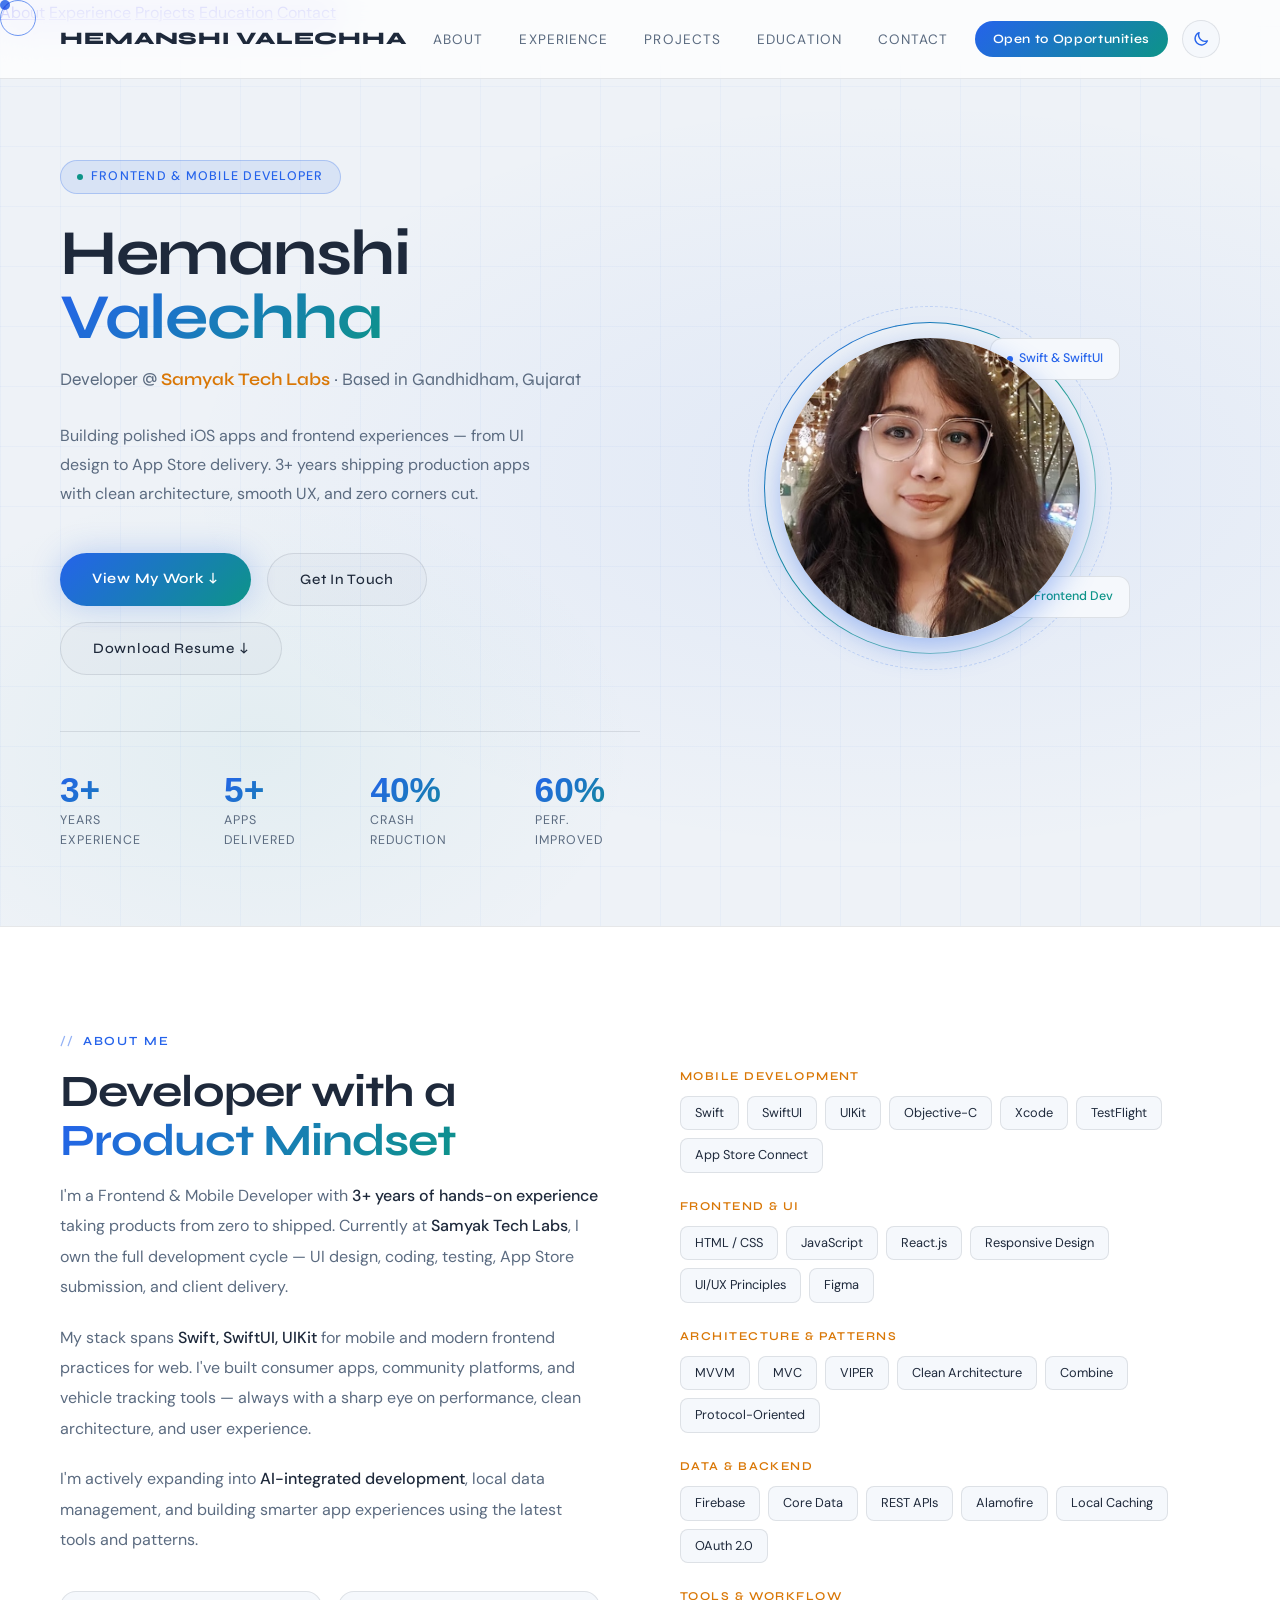
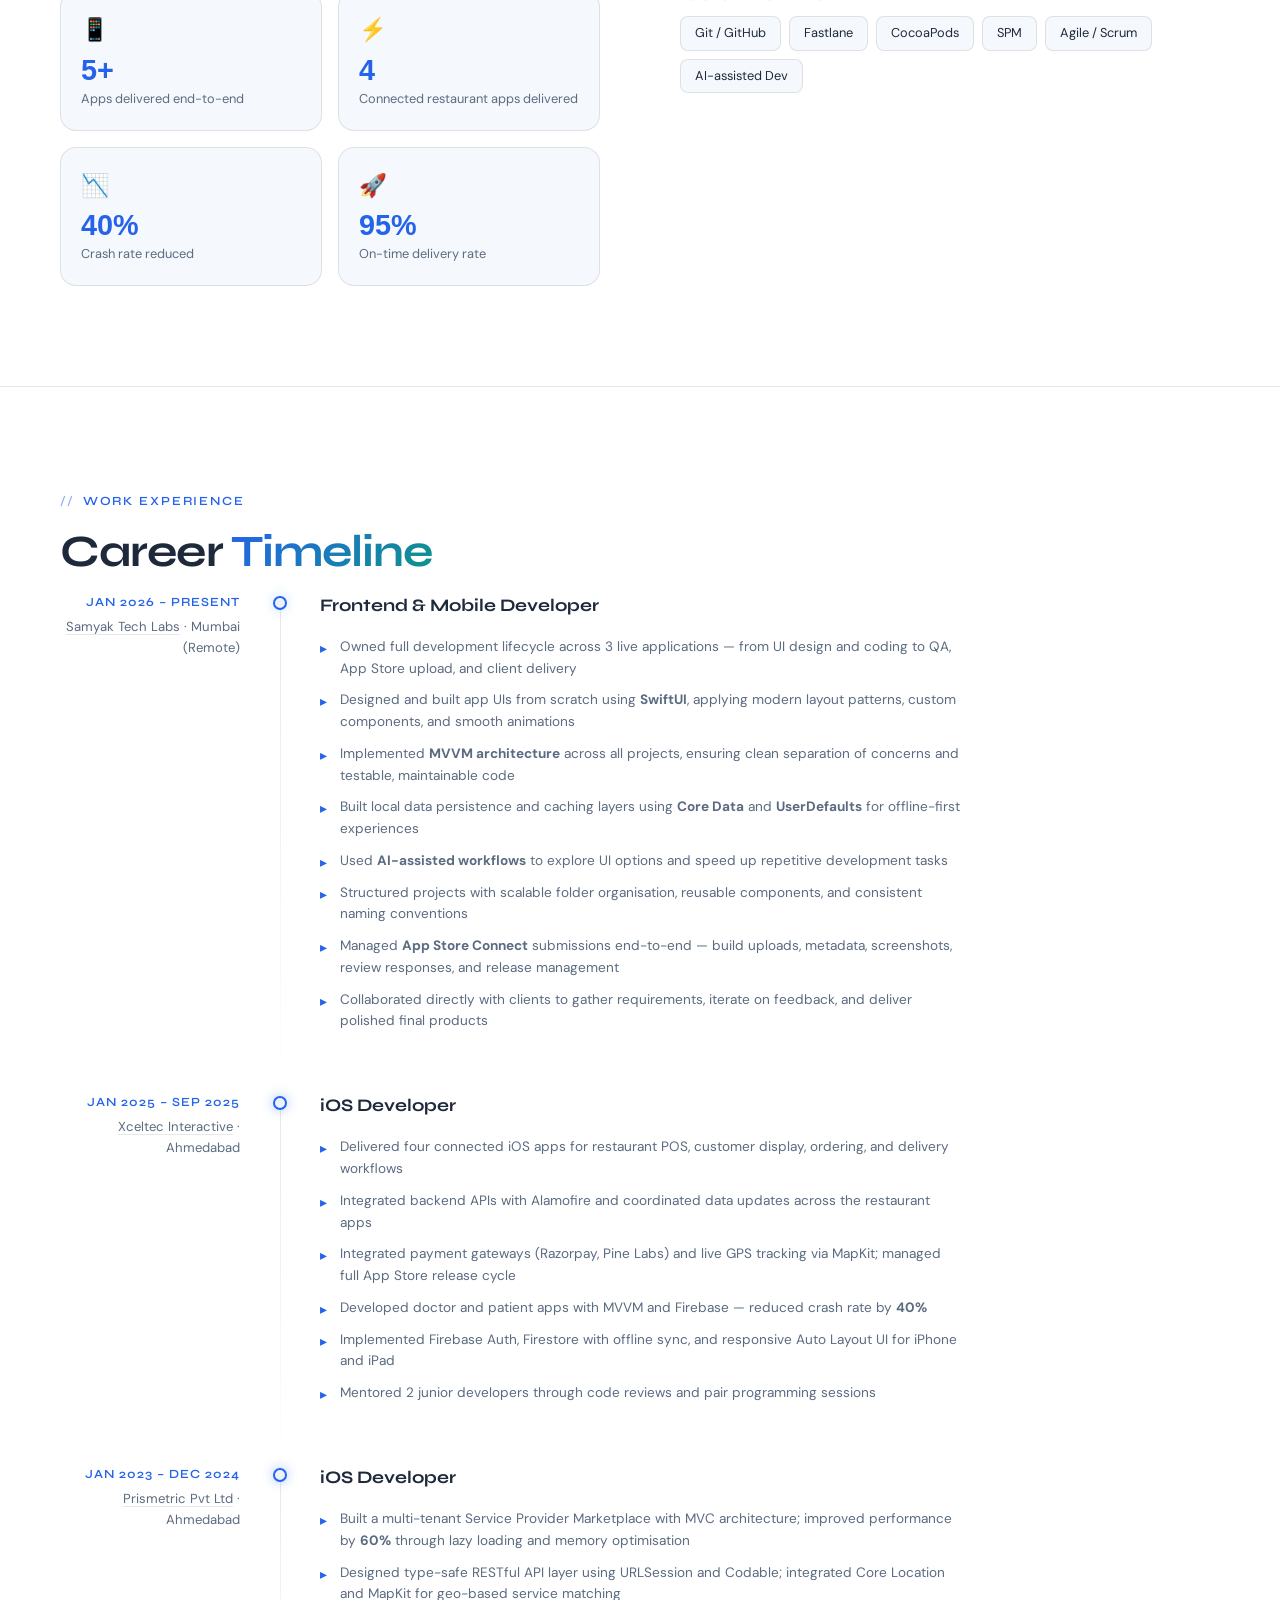
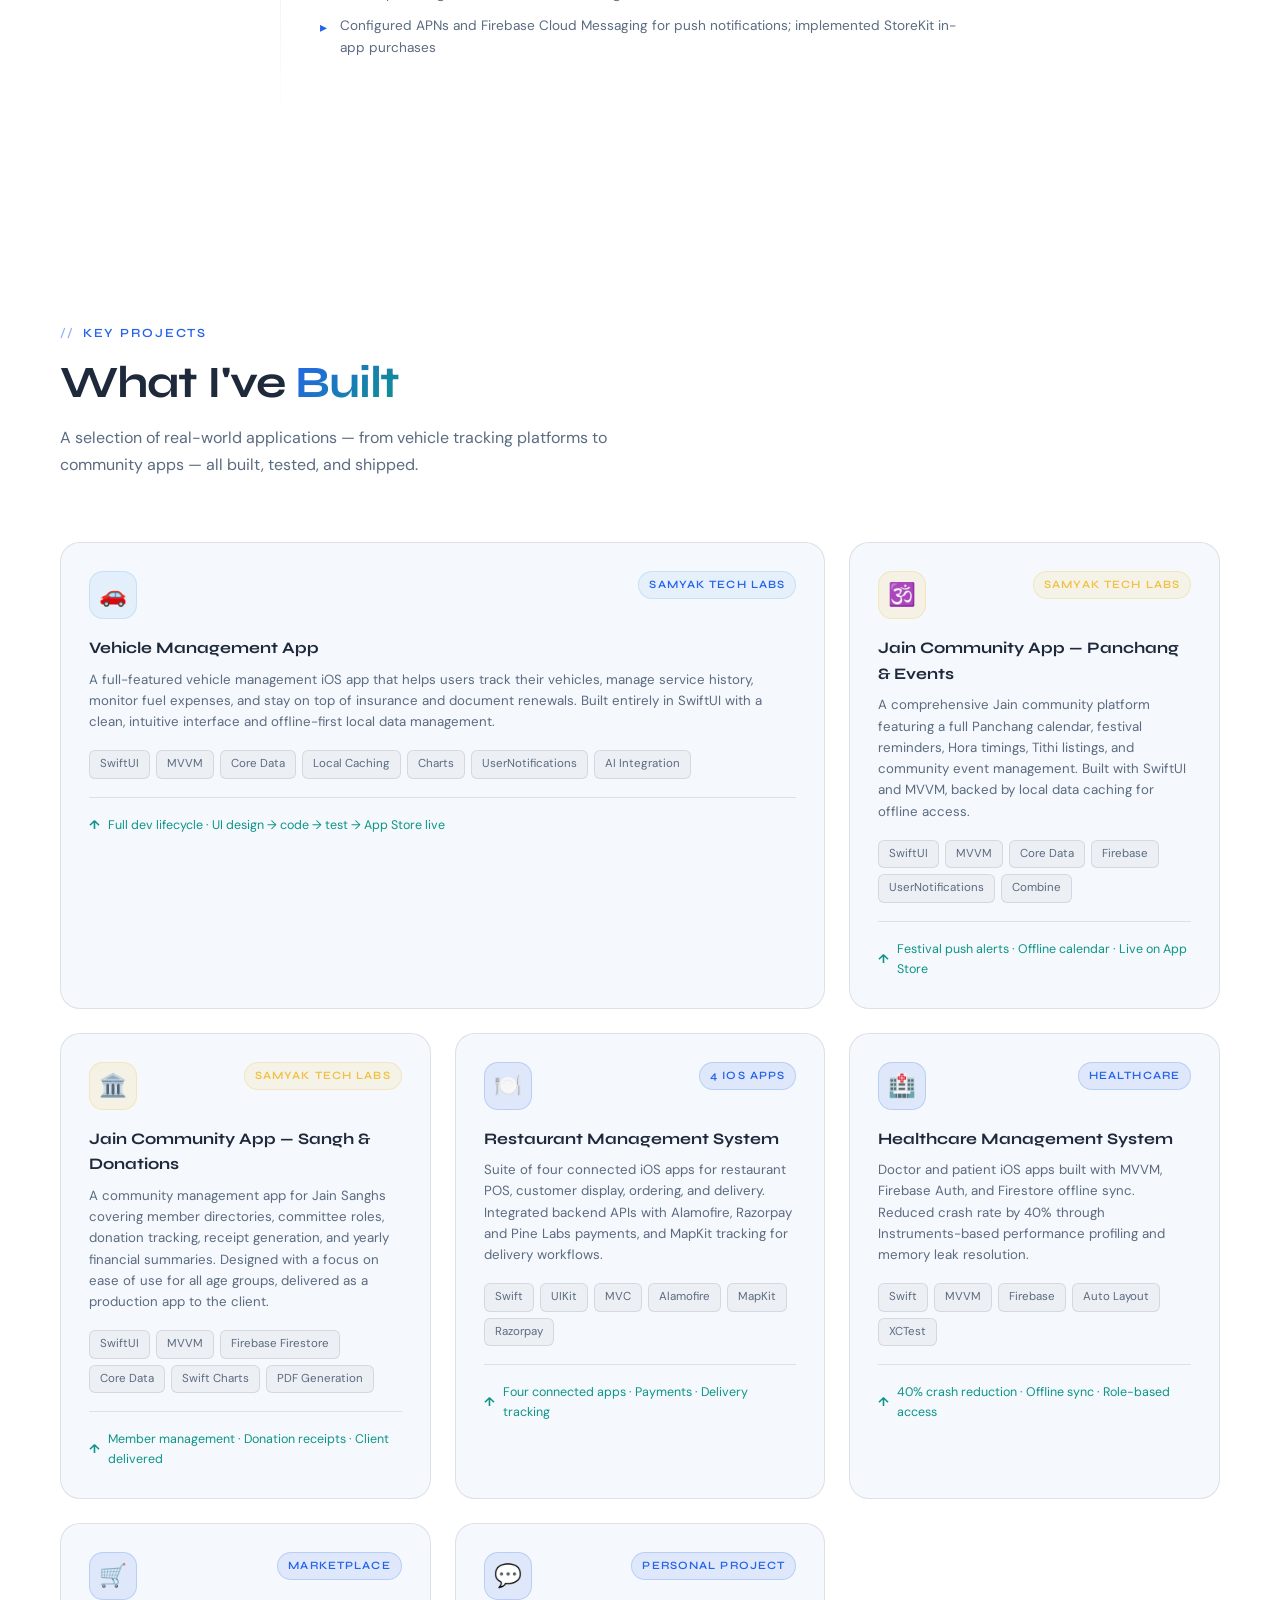
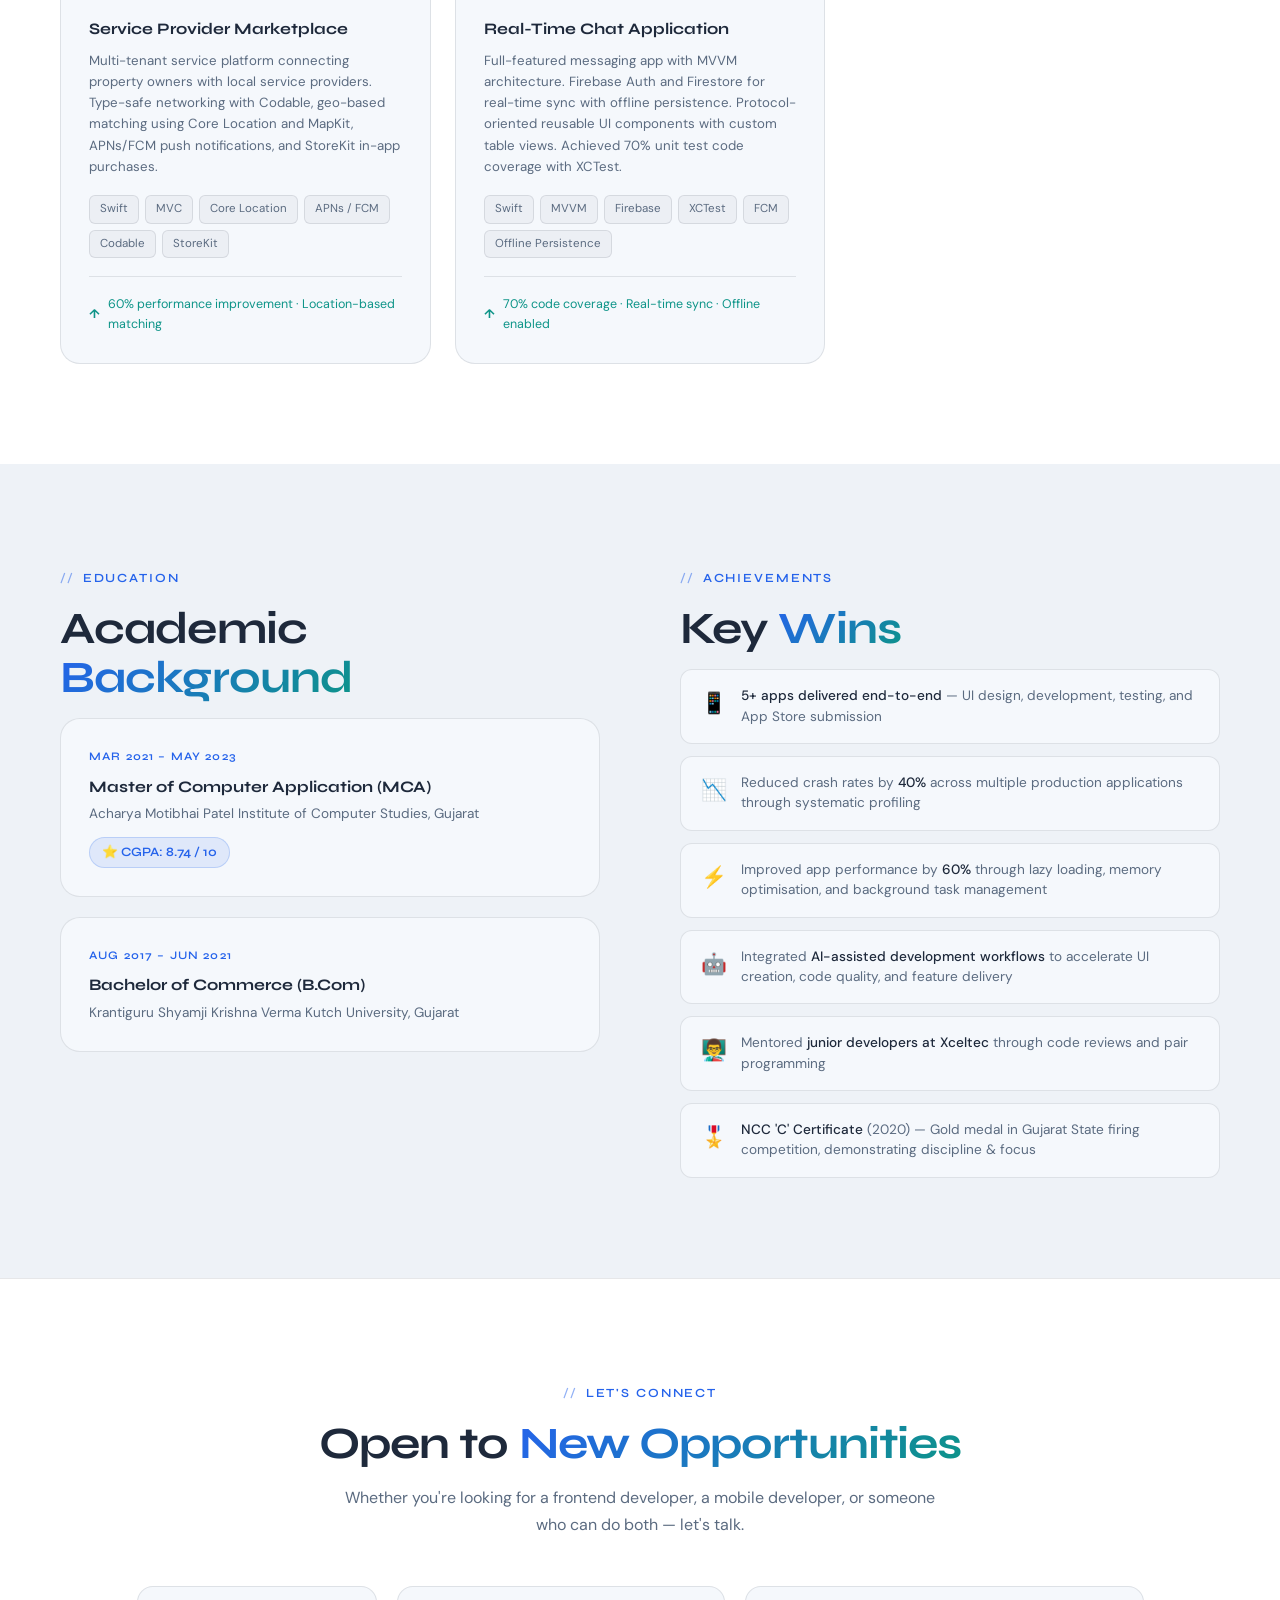
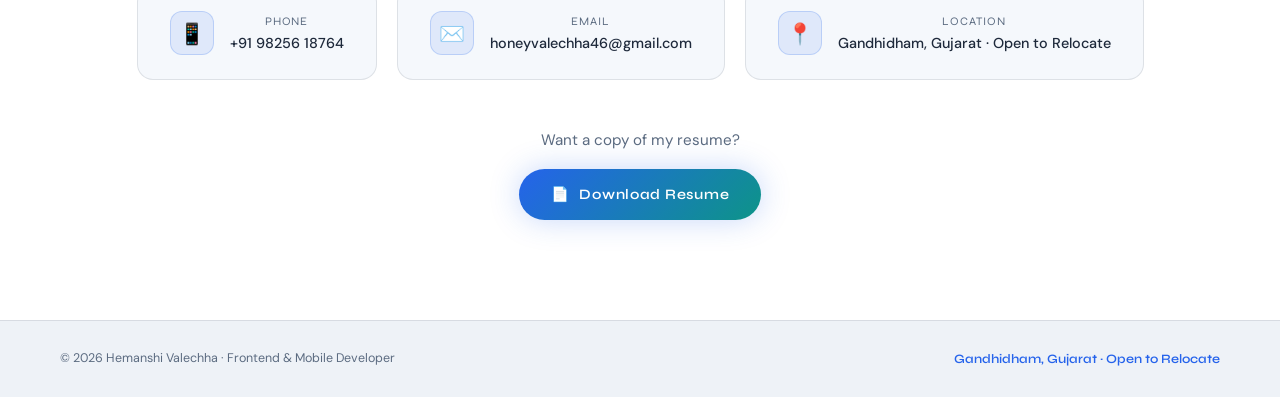
<file: index.html>
<!DOCTYPE html>
<html lang="en">

<head>
  <meta charset="UTF-8">
  <meta name="viewport" content="width=device-width, initial-scale=1.0">
  <title>Hemanshi Valechha — Frontend Developer</title>
  <script>
    try {
      const savedTheme = localStorage.getItem('portfolio-theme');
      document.documentElement.dataset.theme = savedTheme === 'light' || savedTheme === 'dark'
        ? savedTheme
        : (matchMedia('(prefers-color-scheme: light)').matches ? 'light' : 'dark');
    } catch (_) {
      document.documentElement.dataset.theme = matchMedia('(prefers-color-scheme: light)').matches ? 'light' : 'dark';
    }
  </script>
  <link
    href="https://fonts.googleapis.com/css2?family=Clash+Display:wght@400;500;600;700&family=Syne:wght@400;500;600;700;800&family=DM+Sans:ital,opsz,wght@0,9..40,300;0,9..40,400;0,9..40,500;1,9..40,300&display=swap"
    rel="stylesheet">
  <link rel="stylesheet" href="style.css">
</head>

<body>

  <!-- Persistent App UI -->
  <div class="cursor" id="cursor"></div>
  <div class="cursor-ring" id="cursorRing"></div>
  <button class="scroll-top" id="scrollTop" type="button" aria-label="Back to top" title="Back to top">
    <svg viewBox="0 0 24 24" fill="none" stroke="currentColor" stroke-width="2" stroke-linecap="round" stroke-linejoin="round" aria-hidden="true"><path d="m5 14 7-7 7 7"/><path d="M12 7v14"/></svg>
  </button>

  <!-- Dynamic Section Components -->
  <script src="components/nav.js"></script>
  <script src="components/hero.js"></script>
  <script src="components/about.js"></script>
  <script src="components/experience.js"></script>
  <script src="components/projects.js"></script>
  <script src="components/education.js"></script>
  <script src="components/contact.js"></script>
  <script src="components/footer.js"></script>

  <!-- Main Interactions -->
  <script src="js/main.js"></script>
</body>

</html>
</file>
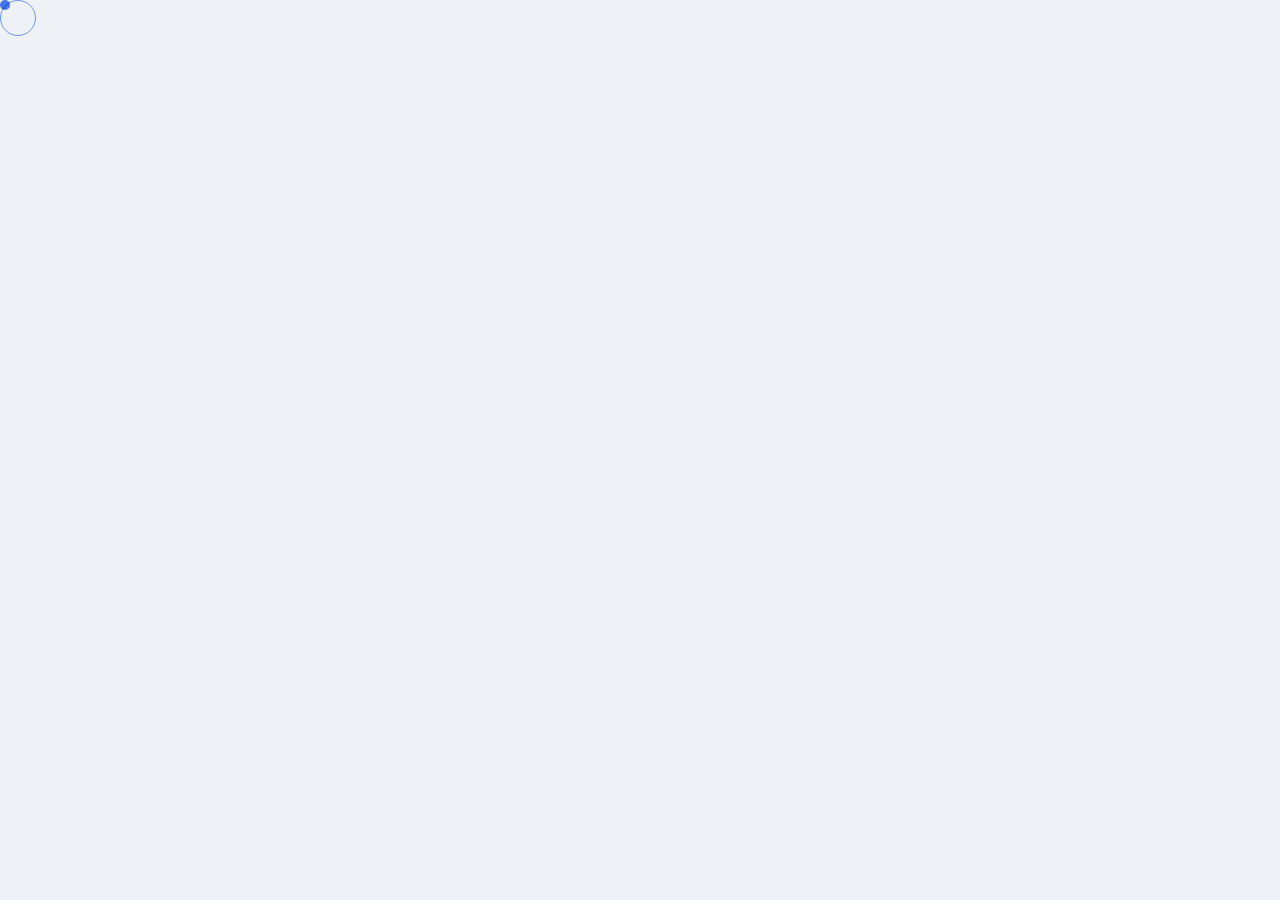
<file: hemanshi_portfolio.html>
<!DOCTYPE html>
<html lang="en">
<head>
  <meta charset="UTF-8">
  <meta name="viewport" content="width=device-width, initial-scale=1.0">
  <meta http-equiv="refresh" content="0; url=index.html">
  <title>Hemanshi Valechha — Portfolio</title>
  <link rel="canonical" href="index.html">
</head>
<body>
  <p>The portfolio has moved to <a href="index.html">the home page</a>.</p>
</body>
</html>
</file>
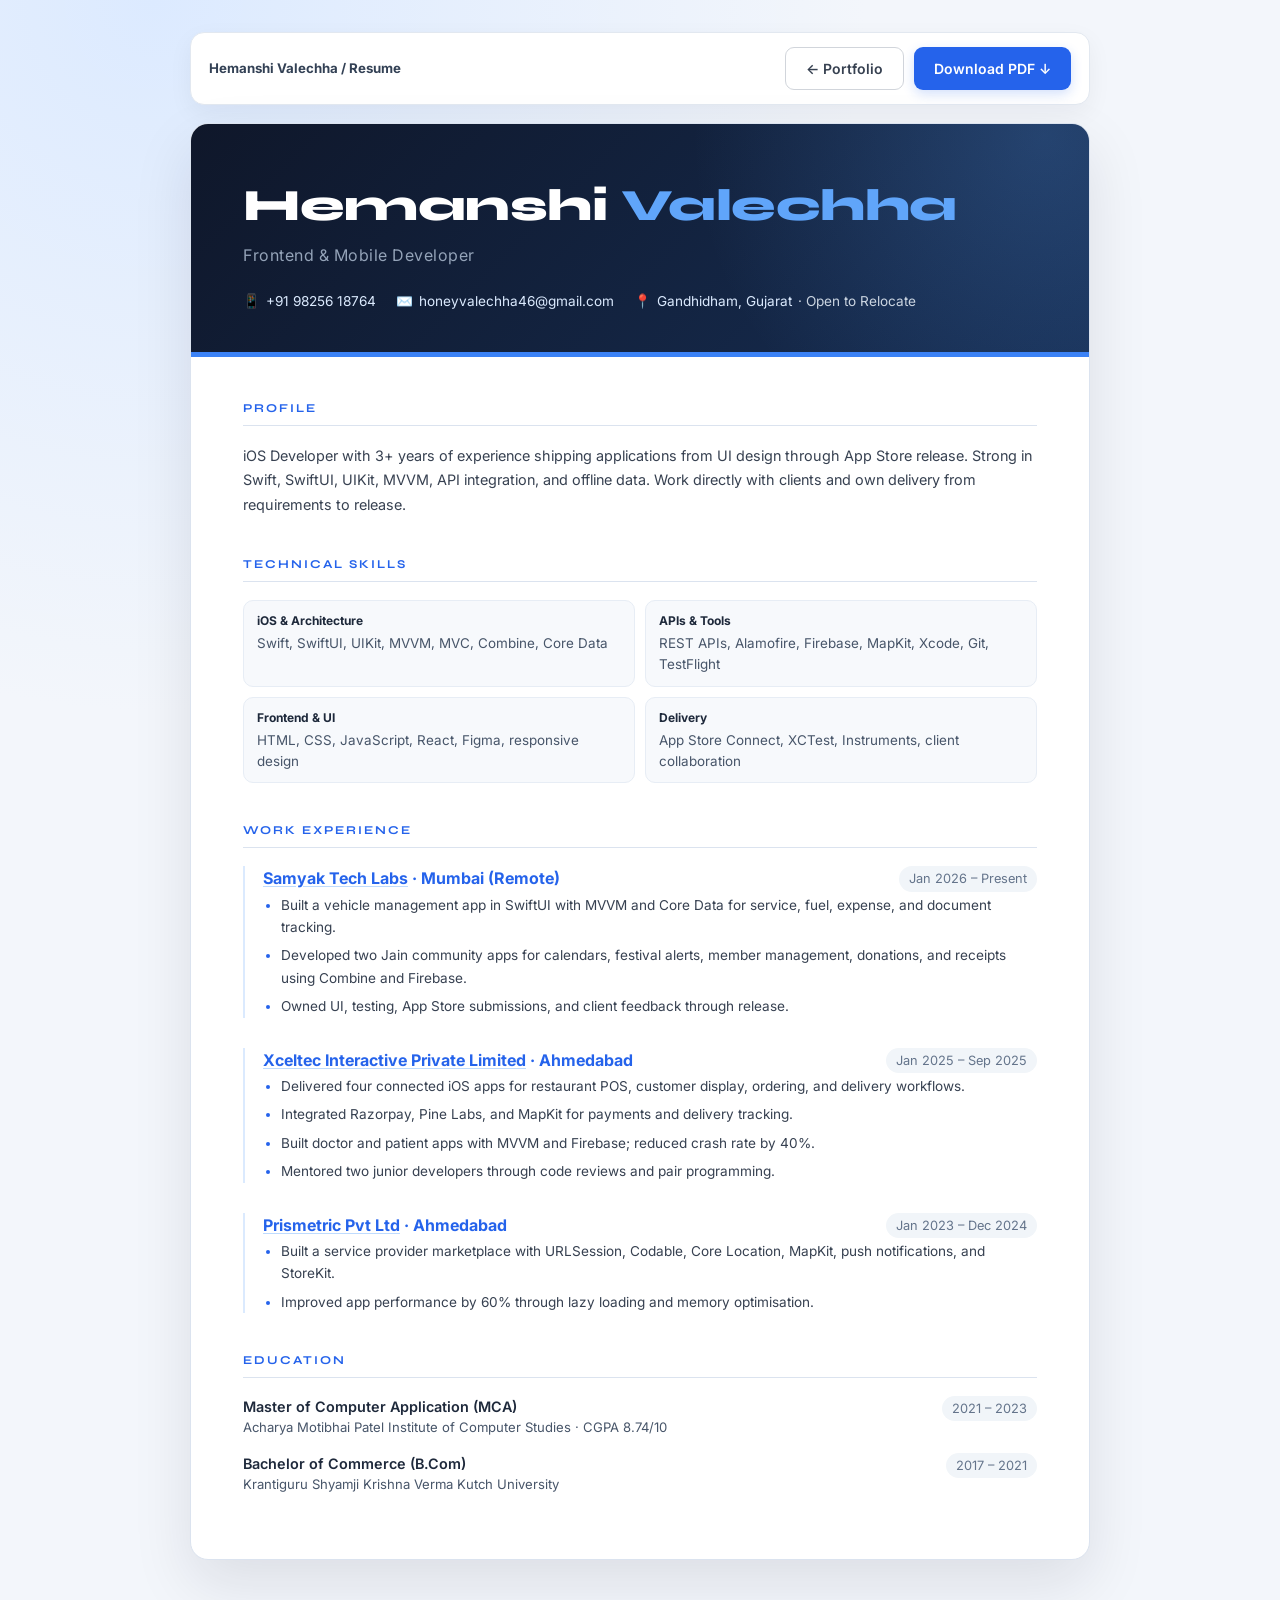
<file: resume/hemanshi_valechha_resume.html>
<!DOCTYPE html>
<html lang="en">
<head>
  <meta charset="UTF-8">
  <meta name="viewport" content="width=device-width, initial-scale=1.0">
  <meta name="description" content="Resume of Hemanshi Valechha, Frontend and Mobile Developer.">
  <title>Hemanshi Valechha — Resume</title>
  <link href="https://fonts.googleapis.com/css2?family=Inter:wght@300;400;500;600;700&family=Syne:wght@600;700;800&display=swap" rel="stylesheet">
  <style>
    * { margin: 0; padding: 0; box-sizing: border-box; }

    body {
      font-family: 'Inter', sans-serif;
      background: radial-gradient(circle at 12% 0%, #dceaff 0, transparent 36%), #f3f6fb;
      padding: 32px 20px 64px;
      color: #1a202c;
      line-height: 1.5;
    }

    .no-print {
      max-width: 900px;
      margin: 0 auto 18px;
      display: flex;
      gap: 12px;
      align-items: center;
      justify-content: space-between;
      flex-wrap: wrap;
      padding: 14px 18px;
      background: #fff;
      border: 1px solid #e2e8f0;
      border-radius: 14px;
      box-shadow: 0 8px 24px rgba(15,23,42,0.05);
    }
    .toolbar-title { font-size: 0.83rem; font-weight: 700; color: #334155; }
    .toolbar-actions { display: flex; flex-wrap: wrap; gap: 10px; }

    .btn {
      display: inline-flex;
      align-items: center;
      gap: 8px;
      padding: 10px 20px;
      border-radius: 9px;
      font-size: 14px;
      font-weight: 600;
      cursor: pointer;
      border: none;
      text-decoration: none;
      transition: background 0.2s, transform 0.2s, box-shadow 0.2s;
    }
    .btn:hover { transform: translateY(-2px); }
    .btn:focus-visible { outline: 3px solid #93c5fd; outline-offset: 2px; }
    .btn-primary { background: #2563eb; color: #fff; box-shadow: 0 4px 12px rgba(37,99,235,0.2); }
    .btn-primary:hover { background: #1d4ed8; box-shadow: 0 6px 18px rgba(37,99,235,0.25); }
    .btn-secondary { background: #fff; color: #374151; border: 1px solid #d1d5db; }
    .btn-secondary:hover { background: #f9fafb; }

    .resume {
      max-width: 900px;
      margin: 0 auto;
      background: #fff;
      border-radius: 18px;
      border: 1px solid #dbe3ef;
      box-shadow: 0 24px 60px rgba(15,23,42,0.10);
      overflow: hidden;
    }

    /* ---- HEADER ---- */
    .resume-header {
      background: radial-gradient(circle at 95% 5%, rgba(96,165,250,0.22), transparent 40%), linear-gradient(135deg, #0f172a, #162d52);
      color: #fff;
      padding: 48px 52px 40px;
      border-bottom: 5px solid #3b82f6;
    }
    .resume-header h1 {
      font-family: 'Syne', sans-serif;
      font-size: clamp(2rem, 5vw, 2.8rem);
      font-weight: 800;
      letter-spacing: -0.5px;
      margin-bottom: 4px;
    }
    .resume-header h1 span { color: #60a5fa; }
    .resume-header .title {
      font-size: 1rem;
      color: #94a3b8;
      font-weight: 400;
      margin-bottom: 24px;
      letter-spacing: 0.5px;
    }
    .contact-row {
      display: flex;
      flex-wrap: wrap;
      gap: 10px 20px;
      font-size: 0.85rem;
      color: #cbd5e1;
    }
    .contact-row a { color: #dbeafe; text-decoration: none; overflow-wrap: anywhere; }
    .contact-row a:hover { text-decoration: underline; }
    .contact-row span { display: inline-flex; align-items: center; gap: 6px; }

    /* ---- BODY ---- */
    .resume-body { padding: 42px 52px 48px; }

    .section { margin-bottom: 38px; }
    .section:last-child { margin-bottom: 0; }

    .section-heading {
      font-family: 'Syne', sans-serif;
      font-size: 0.75rem;
      font-weight: 700;
      letter-spacing: 2px;
      text-transform: uppercase;
      color: #2563eb;
      border-bottom: 1px solid #dbe3ef;
      padding-bottom: 8px;
      margin-bottom: 18px;
    }

    /* Summary */
    .summary { font-size: 0.9rem; color: #374151; line-height: 1.7; }

    /* Skills */
    .skills-grid { display: grid; grid-template-columns: 1fr 1fr; gap: 10px; }
    .skill-row { font-size: 0.84rem; background: #f7f9fc; border: 1px solid #e7edf5; border-radius: 10px; padding: 11px 13px; }
    .skill-row strong { color: #1e293b; display: block; margin-bottom: 3px; font-size: 0.75rem; }
    .skill-row span { color: #475569; line-height: 1.55; }

    /* Experience */
    .job { margin-bottom: 30px; padding-left: 18px; border-left: 2px solid #dbeafe; break-inside: avoid; }
    .job:last-child { margin-bottom: 0; }
    .job-header { display: flex; justify-content: space-between; align-items: flex-start; flex-wrap: wrap; gap: 6px; margin-bottom: 2px; }
    .job-company { font-size: 1rem; color: #2563eb; font-weight: 700; }
    .job-company a { color: inherit; text-decoration: underline; text-decoration-color: #bfdbfe; text-underline-offset: 2px; }
    .job-company a:hover { text-decoration-color: currentColor; }
    .job-date { font-size: 0.8rem; color: #64748b; white-space: nowrap; background: #f1f5f9; padding: 3px 10px; border-radius: 20px; }
    .job-location { font-size: 0.8rem; color: #64748b; margin-bottom: 12px; }
    .job ul { padding-left: 18px; }
    .job ul li { font-size: 0.85rem; color: #374151; margin-bottom: 6px; line-height: 1.65; }
    .job ul li::marker { color: #2563eb; }

    /* Project sub-label */
    .project-label {
      font-size: 0.8rem;
      font-weight: 600;
      color: #475569;
      margin: 14px 0 7px;
    }

    /* Education */
    .edu-item { display: flex; justify-content: space-between; align-items: flex-start; flex-wrap: wrap; gap: 6px; margin-bottom: 16px; }
    .edu-degree { font-size: 0.9rem; font-weight: 600; color: #1e293b; }
    .edu-school { font-size: 0.82rem; color: #475569; }
    .edu-cgpa { font-size: 0.8rem; color: #2563eb; font-weight: 600; margin-top: 2px; }
    .edu-date { font-size: 0.8rem; color: #64748b; white-space: nowrap; background: #f1f5f9; padding: 3px 10px; border-radius: 20px; }

    /* Achievements */
    .ach-grid { display: grid; grid-template-columns: 1fr 1fr; gap: 10px; }
    .ach-item { font-size: 0.84rem; color: #374151; padding: 12px 12px 12px 28px; position: relative; background: #f7f9fc; border: 1px solid #e7edf5; border-radius: 10px; }
    .ach-item::before { content: '✦'; color: #2563eb; position: absolute; left: 11px; font-size: 10px; top: 15px; }

    /* Languages & Interests */
    .tag-row { display: flex; flex-wrap: wrap; gap: 8px; }
    .tag { background: #f1f5f9; color: #334155; font-size: 0.82rem; padding: 4px 12px; border-radius: 20px; border: 1px solid #e2e8f0; font-weight: 500; }

    @media print {
      @page { size: A4; margin: 10mm; }
      body { background: white; padding: 0; color: #111827; font-size: 8.5pt; line-height: 1.3; }
      .no-print { display: none !important; }
      .resume { box-shadow: none; border: 0; border-radius: 0; max-width: 100%; }
      .resume-header { padding: 0 0 10px; background: #fff; color: #111827; border-bottom: 2px solid #2563eb; }
      .resume-header h1 { font-size: 19pt; line-height: 1.1; margin-bottom: 2px; }
      .resume-header h1 span { color: #1d4ed8; }
      .resume-header .title { font-size: 9pt; color: #374151; margin-bottom: 6px; }
      .contact-row { gap: 3px 14px; font-size: 7.5pt; color: #374151; }
      .contact-row a { color: #1d4ed8; }
      .resume-body { padding: 10px 0 0; }
      .section { margin-bottom: 10px; }
      .section-heading { font-size: 8pt; letter-spacing: 1px; padding-bottom: 3px; margin-bottom: 6px; }
      .summary { font-size: 8pt; line-height: 1.35; }
      .skills-grid { gap: 3px 14px; }
      .skill-row { border: 0; background: #fff; padding: 0; font-size: 7.8pt; }
      .skill-row strong { display: inline; font-size: inherit; margin: 0 3px 0 0; }
      .skill-row span { line-height: 1.3; }
      .job { margin-bottom: 9px; padding-left: 0; border: 0; break-inside: avoid; }
      .job-header { margin-bottom: 3px; }
      .job-company { font-size: 8.5pt; }
      .job-date { font-size: 7.5pt; padding: 0; background: none; }
      .job ul { padding-left: 14px; }
      .job ul li { font-size: 7.8pt; line-height: 1.3; margin-bottom: 2px; }
      .edu-item { margin-bottom: 6px; }
      .edu-degree { font-size: 8pt; }
      .edu-school, .edu-date { font-size: 7.5pt; }
      .edu-date { padding: 0; background: none; }
    }

    @media (max-width: 600px) {
      .resume-header { padding: 32px 24px 28px; }
      .resume-header h1 { font-size: 1.8rem; }
      .resume-body { padding: 28px 24px; }
      .skills-grid, .ach-grid { grid-template-columns: 1fr; }
      .contact-row { gap: 12px; }
      .no-print { padding: 14px; }
      .toolbar-title { width: 100%; }
      .toolbar-actions { width: 100%; }
      .toolbar-actions .btn { flex: 1; justify-content: center; text-align: center; }
      .job { padding-left: 13px; }
    }
  </style>
</head>
<body>

  <div class="no-print">
    <div class="toolbar-title">Hemanshi Valechha / Resume</div>
    <div class="toolbar-actions">
      <a href="../index.html" class="btn btn-secondary">← Portfolio</a>
      <a class="btn btn-primary" href="hemanshi_valechha_resume.pdf" download="Hemanshi_Valechha_Resume.pdf">Download PDF ↓</a>
    </div>
  </div>

  <div class="resume">

    <!-- HEADER -->
    <div class="resume-header">
      <h1>Hemanshi <span>Valechha</span></h1>
      <div class="title">Frontend &amp; Mobile Developer</div>
      <div class="contact-row">
        <span>📱 <a href="tel:+919825618764">+91 98256 18764</a></span>
        <span>✉️ <a href="mailto:honeyvalechha46@gmail.com">honeyvalechha46@gmail.com</a></span>
        <span>📍 <a href="https://www.google.com/maps/search/?api=1&amp;query=Gandhidham%2C%20Gujarat" target="_blank" rel="noopener noreferrer">Gandhidham, Gujarat</a> · Open to Relocate</span>
      </div>
    </div>

    <div class="resume-body">
      <section class="section">
        <h2 class="section-heading">Profile</h2>
        <p class="summary">iOS Developer with 3+ years of experience shipping applications from UI design through App Store release. Strong in Swift, SwiftUI, UIKit, MVVM, API integration, and offline data. Work directly with clients and own delivery from requirements to release.</p>
      </section>

      <section class="section">
        <h2 class="section-heading">Technical Skills</h2>
        <div class="skills-grid">
          <div class="skill-row"><strong>iOS &amp; Architecture</strong><span>Swift, SwiftUI, UIKit, MVVM, MVC, Combine, Core Data</span></div>
          <div class="skill-row"><strong>APIs &amp; Tools</strong><span>REST APIs, Alamofire, Firebase, MapKit, Xcode, Git, TestFlight</span></div>
          <div class="skill-row"><strong>Frontend &amp; UI</strong><span>HTML, CSS, JavaScript, React, Figma, responsive design</span></div>
          <div class="skill-row"><strong>Delivery</strong><span>App Store Connect, XCTest, Instruments, client collaboration</span></div>
        </div>
      </section>

      <section class="section">
        <h2 class="section-heading">Work Experience</h2>
        <div class="job">
          <div class="job-header">
            <div class="job-company"><a href="https://samyaktechlabs.com/" target="_blank" rel="noopener noreferrer">Samyak Tech Labs</a> · Mumbai (Remote)</div>
            <div class="job-date">Jan 2026 – Present</div>
          </div>
          <ul>
            <li>Built a vehicle management app in SwiftUI with MVVM and Core Data for service, fuel, expense, and document tracking.</li>
            <li>Developed two Jain community apps for calendars, festival alerts, member management, donations, and receipts using Combine and Firebase.</li>
            <li>Owned UI, testing, App Store submissions, and client feedback through release.</li>
          </ul>
        </div>

        <div class="job">
          <div class="job-header">
            <div class="job-company"><a href="https://www.xceltec.com/" target="_blank" rel="noopener noreferrer">Xceltec Interactive Private Limited</a> · Ahmedabad</div>
            <div class="job-date">Jan 2025 – Sep 2025</div>
          </div>
          <ul>
            <li>Delivered four connected iOS apps for restaurant POS, customer display, ordering, and delivery workflows.</li>
            <li>Integrated Razorpay, Pine Labs, and MapKit for payments and delivery tracking.</li>
            <li>Built doctor and patient apps with MVVM and Firebase; reduced crash rate by 40%.</li>
            <li>Mentored two junior developers through code reviews and pair programming.</li>
          </ul>
        </div>

        <div class="job">
          <div class="job-header">
            <div class="job-company"><a href="https://www.prismetric.com/" target="_blank" rel="noopener noreferrer">Prismetric Pvt Ltd</a> · Ahmedabad</div>
            <div class="job-date">Jan 2023 – Dec 2024</div>
          </div>
          <ul>
            <li>Built a service provider marketplace with URLSession, Codable, Core Location, MapKit, push notifications, and StoreKit.</li>
            <li>Improved app performance by 60% through lazy loading and memory optimisation.</li>
          </ul>
        </div>
      </section>

      <section class="section">
        <h2 class="section-heading">Education</h2>
        <div class="edu-item">
          <div><div class="edu-degree">Master of Computer Application (MCA)</div><div class="edu-school">Acharya Motibhai Patel Institute of Computer Studies · CGPA 8.74/10</div></div>
          <div class="edu-date">2021 – 2023</div>
        </div>
        <div class="edu-item">
          <div><div class="edu-degree">Bachelor of Commerce (B.Com)</div><div class="edu-school">Krantiguru Shyamji Krishna Verma Kutch University</div></div>
          <div class="edu-date">2017 – 2021</div>
        </div>
      </section>
    </div>
  </div>

</body>
</html>
</file>
<file: style.css>
/* =====================================================
   HEMANSHI VALECHHA — PORTFOLIO STYLESHEET
   File: style.css
   ===================================================== */

/* ===== CSS VARIABLES — DARK (default) ===== */
:root {
    color-scheme: dark;
    --bg: #050810;
    --surface: #0d1120;
    --surface2: #131929;
    --border: rgba(var(--accent-rgb), 0.12);
    --accent: #63b3ed;
    --accent2: #4fd1c5;
    --accent3: #f6ad55;
    --text: #e8edf5;
    --muted: #8899aa;
    --glow: rgba(var(--accent-rgb), 0.15);
    --accent-rgb: 99, 179, 237;
    --accent2-rgb: 79, 209, 197;
    --accent3-rgb: 246, 173, 85;
    --text-rgb: 232, 237, 245;
    --nav-bg: rgba(5, 8, 16, 0.8);
    --nav-bg-solid: rgba(5, 8, 16, 0.97);
    --btn-ink: #050810;
}

/* ===== CSS VARIABLES — LIGHT ===== */
[data-theme="light"] {
    color-scheme: light;
    --bg: #eef2f7;
    --surface: #ffffff;
    --surface2: #f5f8fc;
    --border: rgba(15, 23, 42, 0.10);
    --accent: #2563eb;
    --accent2: #0d9488;
    --accent3: #d97706;
    --text: #1e293b;
    --muted: #5b6b80;
    --glow: rgba(var(--accent-rgb), 0.08);
    --accent-rgb: 37, 99, 235;
    --accent2-rgb: 13, 148, 136;
    --accent3-rgb: 217, 119, 6;
    --text-rgb: 30, 41, 59;
    --nav-bg: rgba(255, 255, 255, 0.74);
    --nav-bg-solid: rgba(255, 255, 255, 0.97);
    --btn-ink: #ffffff;
}

/* Smooth color transition while switching themes */
html.theme-transition,
html.theme-transition *,
html.theme-transition *::before,
html.theme-transition *::after {
    transition: background-color 0.4s ease, border-color 0.4s ease,
        color 0.4s ease, fill 0.4s ease, box-shadow 0.4s ease,
        stroke 0.4s ease !important;
}

/* ===== RESET ===== */
*,
*::before,
*::after {
    box-sizing: border-box;
    margin: 0;
    padding: 0;
}

html {
    scroll-behavior: smooth;
}

body {
    font-family: 'DM Sans', sans-serif;
    background: var(--bg);
    color: var(--text);
    overflow-x: hidden;
    line-height: 1.6;
}

/* ===== CUSTOM CURSOR ===== */
.cursor {
    width: 10px;
    height: 10px;
    background: var(--accent);
    border-radius: 50%;
    position: fixed;
    pointer-events: none;
    z-index: 9999;
    transition: transform 0.1s;
    mix-blend-mode: screen;
}

.cursor-ring {
    width: 36px;
    height: 36px;
    border: 1.5px solid rgba(var(--accent-rgb), 0.5);
    border-radius: 50%;
    position: fixed;
    pointer-events: none;
    z-index: 9998;
    transition: all 0.15s ease;
}

/* Light mode: screen blend would wash out the cursor on light bg */
[data-theme="light"] .cursor {
    mix-blend-mode: multiply;
    opacity: 0.85;
}
[data-theme="light"] .cursor-ring {
    border-color: rgba(var(--accent-rgb), 0.65);
}

/* ===== THEME TOGGLE ===== */
.nav-actions {
    display: flex;
    align-items: center;
    gap: 14px;
}

.theme-toggle {
    width: 38px;
    height: 38px;
    border-radius: 50%;
    border: 1px solid var(--border);
    background: var(--surface2);
    color: var(--accent);
    display: flex;
    align-items: center;
    justify-content: center;
    cursor: pointer;
    flex-shrink: 0;
    transition: all 0.3s;
}

.theme-toggle:hover {
    border-color: var(--accent);
    background: rgba(var(--accent-rgb), 0.1);
    transform: rotate(15deg);
}

.theme-toggle svg {
    width: 18px;
    height: 18px;
}

.theme-toggle .icon-sun { display: block; }
.theme-toggle .icon-moon { display: none; }
[data-theme="light"] .theme-toggle .icon-sun { display: none; }
[data-theme="light"] .theme-toggle .icon-moon { display: block; }

/* ===== SCROLL TO TOP ===== */
.scroll-top {
    position: fixed;
    right: 28px;
    bottom: 28px;
    width: 46px;
    height: 46px;
    border-radius: 50%;
    border: 1px solid var(--border);
    background: var(--surface2);
    color: var(--accent);
    display: flex;
    align-items: center;
    justify-content: center;
    cursor: pointer;
    z-index: 90;
    opacity: 0;
    visibility: hidden;
    transform: translateY(16px) scale(0.85);
    transition: opacity 0.3s, transform 0.3s, background 0.3s, color 0.3s, border-color 0.3s, box-shadow 0.3s;
    box-shadow: 0 8px 24px rgba(0, 0, 0, 0.25);
}

.scroll-top svg {
    width: 19px;
    height: 19px;
}

.scroll-top.visible {
    opacity: 1;
    visibility: visible;
    transform: translateY(0) scale(1);
}

.scroll-top:hover {
    background: var(--accent);
    color: var(--btn-ink);
    border-color: var(--accent);
    box-shadow: 0 10px 28px rgba(var(--accent-rgb), 0.4);
    transform: translateY(-3px) scale(1.05);
}

/* ===== NAVIGATION ===== */
nav {
    position: fixed;
    top: 0;
    left: 0;
    right: 0;
    z-index: 100;
    display: flex;
    align-items: center;
    justify-content: space-between;
    padding: 20px 60px;
    background: var(--nav-bg);
    backdrop-filter: blur(20px);
    border-bottom: 1px solid var(--border);
}

.nav-logo {
    font-family: 'Syne', sans-serif;
    font-weight: 800;
    font-size: 1.1rem;
    color: var(--accent);
    letter-spacing: 0.05em;
    text-transform: uppercase;
}

.nav-links {
    display: flex;
    gap: 36px;
    list-style: none;
}

.nav-links a {
    color: var(--muted);
    text-decoration: none;
    font-size: 0.85rem;
    letter-spacing: 0.08em;
    text-transform: uppercase;
    transition: color 0.3s;
}

.nav-links a:hover {
    color: var(--accent);
}

.nav-badge {
    background: linear-gradient(135deg, var(--accent), var(--accent2));
    color: var(--btn-ink);
    padding: 8px 18px;
    border-radius: 100px;
    font-size: 0.8rem;
    font-weight: 600;
    font-family: 'Syne', sans-serif;
    letter-spacing: 0.05em;
}

/* ===== HAMBURGER (mobile nav toggle) ===== */
.nav-hamburger {
    display: none;
    flex-direction: column;
    gap: 5px;
    cursor: pointer;
    padding: 6px;
    border: none;
    background: transparent;
}

.nav-hamburger span {
    display: block;
    width: 24px;
    height: 2px;
    background: var(--accent);
    border-radius: 2px;
    transition: all 0.3s;
}

.nav-hamburger.open span:nth-child(1) {
    transform: translateY(7px) rotate(45deg);
}

.nav-hamburger.open span:nth-child(2) {
    opacity: 0;
}

.nav-hamburger.open span:nth-child(3) {
    transform: translateY(-7px) rotate(-45deg);
}

/* ===== HERO ===== */
#hero {
    min-height: 100vh;
    display: grid;
    grid-template-columns: 1fr 1fr;
    align-items: center;
    padding: 120px 60px 60px;
    position: relative;
    overflow: hidden;
}

.hero-bg {
    position: absolute;
    inset: 0;
    background:
        radial-gradient(ellipse 80% 60% at 70% 50%, rgba(var(--accent-rgb), 0.07) 0%, transparent 70%),
        radial-gradient(ellipse 50% 50% at 20% 80%, rgba(var(--accent2-rgb), 0.05) 0%, transparent 60%);
}

.hero-grid {
    position: absolute;
    inset: 0;
    background-image:
        linear-gradient(rgba(var(--accent-rgb), 0.04) 1px, transparent 1px),
        linear-gradient(90deg, rgba(var(--accent-rgb), 0.04) 1px, transparent 1px);
    background-size: 60px 60px;
}

.hero-content {
    position: relative;
    z-index: 2;
}

.hero-tag {
    display: inline-flex;
    align-items: center;
    gap: 8px;
    background: rgba(var(--accent-rgb), 0.1);
    border: 1px solid rgba(var(--accent-rgb), 0.25);
    color: var(--accent);
    padding: 6px 16px;
    border-radius: 100px;
    font-size: 0.78rem;
    font-weight: 500;
    letter-spacing: 0.1em;
    text-transform: uppercase;
    margin-bottom: 28px;
    opacity: 0;
    animation: fadeUp 0.8s 0.2s forwards;
}

.hero-tag::before {
    content: '';
    width: 6px;
    height: 6px;
    background: var(--accent2);
    border-radius: 50%;
    animation: pulse 2s infinite;
}

.hero-name {
    font-family: 'Clash Display', 'Syne', sans-serif;
    font-size: clamp(3rem, 5vw, 5.5rem);
    font-weight: 700;
    line-height: 1.0;
    letter-spacing: -0.02em;
    margin-bottom: 16px;
    opacity: 0;
    animation: fadeUp 0.8s 0.35s forwards;
}

.hero-name span {
    background: linear-gradient(135deg, var(--accent) 0%, var(--accent2) 100%);
    -webkit-background-clip: text;
    -webkit-text-fill-color: transparent;
    background-clip: text;
}

.hero-role {
    font-family: 'Syne', sans-serif;
    font-size: 1.1rem;
    color: var(--muted);
    margin-bottom: 28px;
    opacity: 0;
    animation: fadeUp 0.8s 0.5s forwards;
}

.hero-role strong {
    color: var(--accent3);
    font-weight: 600;
}

.hero-desc {
    font-size: 1rem;
    color: var(--muted);
    line-height: 1.8;
    max-width: 480px;
    margin-bottom: 44px;
    opacity: 0;
    animation: fadeUp 0.8s 0.65s forwards;
}

.hero-ctas {
    display: flex;
    gap: 16px;
    flex-wrap: wrap;
    opacity: 0;
    animation: fadeUp 0.8s 0.8s forwards;
}

/* ===== BUTTONS ===== */
.btn-primary {
    background: linear-gradient(135deg, var(--accent), var(--accent2));
    color: var(--btn-ink);
    padding: 14px 32px;
    border-radius: 100px;
    text-decoration: none;
    font-weight: 600;
    font-family: 'Syne', sans-serif;
    letter-spacing: 0.05em;
    font-size: 0.9rem;
    transition: all 0.3s;
    box-shadow: 0 0 30px rgba(var(--accent-rgb), 0.25);
}

.btn-primary:hover {
    transform: translateY(-2px);
    box-shadow: 0 8px 40px rgba(var(--accent-rgb), 0.4);
}

.btn-outline {
    border: 1px solid var(--border);
    color: var(--text);
    padding: 14px 32px;
    border-radius: 100px;
    text-decoration: none;
    font-weight: 500;
    font-family: 'Syne', sans-serif;
    letter-spacing: 0.05em;
    font-size: 0.9rem;
    transition: all 0.3s;
    background: rgba(var(--text-rgb), 0.02);
}

.btn-outline:hover {
    border-color: var(--accent);
    color: var(--accent);
    background: rgba(var(--accent-rgb), 0.05);
}

/* ===== HERO STATS ===== */
.hero-stats {
    display: flex;
    gap: 40px;
    margin-top: 56px;
    padding-top: 40px;
    border-top: 1px solid var(--border);
    opacity: 0;
    animation: fadeUp 0.8s 1s forwards;
}

.stat-num {
    font-family: 'Clash Display', sans-serif;
    font-size: 2.2rem;
    font-weight: 700;
    background: linear-gradient(135deg, var(--accent), var(--accent2));
    -webkit-background-clip: text;
    -webkit-text-fill-color: transparent;
    background-clip: text;
    line-height: 1;
}

.stat-label {
    font-size: 0.78rem;
    color: var(--muted);
    text-transform: uppercase;
    letter-spacing: 0.08em;
    margin-top: 4px;
}

/* ===== HERO VISUAL (avatar side) ===== */
.hero-visual {
    display: flex;
    flex-direction: column;
    align-items: center;
    justify-content: center;
    position: relative;
    z-index: 2;
    opacity: 0;
    animation: fadeIn 1.2s 0.5s forwards;
}

.avatar-container {
    position: relative;
    width: 300px;
    height: 300px;
    margin-bottom: 36px;
}

.avatar-ring {
    position: absolute;
    inset: -16px;
    border-radius: 50%;
    border: 1px solid transparent;
    background: linear-gradient(var(--bg), var(--bg)) padding-box,
        linear-gradient(135deg, var(--accent), var(--accent2), transparent) border-box;
    animation: spin 8s linear infinite;
}

.avatar-ring2 {
    position: absolute;
    inset: -32px;
    border-radius: 50%;
    border: 1px dashed rgba(var(--accent-rgb), 0.2);
    animation: spin 14s linear infinite reverse;
}

.avatar-base-circle {
    position: absolute;
    width: 100%;
    height: 100%;
    border-radius: 50%;
    background: var(--accent);
    /* Solid background to make pop-out clear */
    box-shadow: 0 10px 30px rgba(var(--accent-rgb), 0.4);
    border: 4px solid var(--surface);
    z-index: 1;
    transition: transform 0.5s cubic-bezier(0.175, 0.885, 0.32, 1.275), box-shadow 0.5s ease, border-color 0.5s ease;
}

.avatar-container:hover .avatar-base-circle {
    transform: scale(1.05) translateY(-5px);
    box-shadow: 0 15px 40px rgba(var(--accent-rgb), 0.6);
    border-color: #fff;
}

.avatar-half-inside {
    position: absolute;
    width: 100%;
    height: 100%;
    border-radius: 50%;
    overflow: hidden;
    z-index: 2;
    transition: transform 0.5s cubic-bezier(0.175, 0.885, 0.32, 1.275);
}

.avatar-container:hover .avatar-half-inside {
    transform: scale(1.05) translateY(-5px);
}

.avatar-half-outside {
    position: absolute;
    width: 100%;
    height: 100%;
    z-index: 3;
    pointer-events: none;
    clip-path: polygon(-50% -100%, 150% -100%, 150% 50%, -50% 50%);
    transition: transform 0.5s cubic-bezier(0.175, 0.885, 0.32, 1.275);
}

.avatar-container:hover .avatar-half-outside {
    transform: scale(1.05) translateY(-5px);
}

.avatar-half-inside img,
.avatar-half-outside img {
    position: absolute;
    bottom: 0px;
    left: 50%;
    transform: translateX(-50%);
    width: 105%;
    height: auto;
    transition: transform 0.5s cubic-bezier(0.175, 0.885, 0.32, 1.275);
}

.avatar-half-outside img {
    filter: drop-shadow(0 -5px 15px rgba(0, 0, 0, 0.5));
}

.avatar-container:hover .avatar-half-inside img,
.avatar-container:hover .avatar-half-outside img {
    transform: translateX(-50%) scale(1.08) translateY(-10px);
}

.avatar-placeholder {
    width: 100%;
    height: 100%;
    border-radius: 50%;
    background: linear-gradient(135deg, #0d1829, #1a2540);
    display: flex;
    align-items: center;
    justify-content: center;
    font-family: 'Clash Display', sans-serif;
    font-size: 5rem;
    font-weight: 700;
    color: var(--accent);
}

/* ===== FLOATING CHIPS ===== */
.chip {
    position: absolute;
    background: var(--surface2);
    border: 1px solid var(--border);
    border-radius: 12px;
    padding: 10px 16px;
    font-size: 0.78rem;
    font-weight: 500;
    white-space: nowrap;
    backdrop-filter: blur(10px);
}

.chip-1 {
    top: 0;
    right: -60px;
    animation: float 4s ease-in-out infinite;
    color: var(--accent);
}

.chip-2 {
    bottom: 20px;
    right: -80px;
    animation: float 4s ease-in-out 1s infinite;
    color: var(--accent2);
}

.chip-3 {
    top: 60px;
    left: -80px;
    animation: float 4s ease-in-out 2s infinite;
    color: var(--accent3);
}

.chip-dot {
    display: inline-block;
    width: 6px;
    height: 6px;
    border-radius: 50%;
    background: currentColor;
    margin-right: 6px;
    animation: pulse 2s infinite;
}

/* ===== SECTIONS ===== */
section {
    padding: 100px 60px;
    position: relative;
}

.section-tag {
    display: inline-flex;
    align-items: center;
    gap: 8px;
    color: var(--accent);
    font-size: 0.78rem;
    font-weight: 600;
    letter-spacing: 0.15em;
    text-transform: uppercase;
    margin-bottom: 16px;
    font-family: 'Syne', sans-serif;
}

.section-tag::before {
    content: '//';
    opacity: 0.5;
}

.section-title {
    font-family: 'Clash Display', 'Syne', sans-serif;
    font-size: clamp(2rem, 3.5vw, 3.2rem);
    font-weight: 700;
    line-height: 1.1;
    letter-spacing: -0.02em;
    margin-bottom: 16px;
}

.section-title span {
    background: linear-gradient(135deg, var(--accent) 0%, var(--accent2) 100%);
    -webkit-background-clip: text;
    -webkit-text-fill-color: transparent;
    background-clip: text;
}

.section-sub {
    color: var(--muted);
    font-size: 1rem;
    max-width: 600px;
    line-height: 1.7;
    margin-bottom: 64px;
}

/* ===== ABOUT ===== */
#about {
    background: var(--surface);
    border-top: 1px solid var(--border);
    border-bottom: 1px solid var(--border);
}

.about-grid {
    display: grid;
    grid-template-columns: 1fr 1fr;
    gap: 80px;
    align-items: start;
}

.about-text p {
    color: var(--muted);
    line-height: 1.9;
    margin-bottom: 20px;
    font-size: 1rem;
}

.about-text p strong {
    color: var(--text);
    font-weight: 500;
}

.about-highlights {
    display: grid;
    grid-template-columns: 1fr 1fr;
    gap: 16px;
    margin-top: 36px;
}

.highlight-card {
    background: var(--surface2);
    border: 1px solid var(--border);
    border-radius: 16px;
    padding: 20px;
    transition: border-color 0.3s, transform 0.3s;
}

.highlight-card:hover {
    border-color: rgba(var(--accent-rgb), 0.3);
    transform: translateY(-3px);
}

.highlight-icon {
    font-size: 1.4rem;
    margin-bottom: 8px;
}

.highlight-num {
    font-family: 'Clash Display', sans-serif;
    font-size: 1.8rem;
    font-weight: 700;
    color: var(--accent);
    line-height: 1;
}

.highlight-text {
    font-size: 0.8rem;
    color: var(--muted);
    margin-top: 4px;
}

/* ===== SKILLS ===== */
.skills-panel {
    display: flex;
    flex-direction: column;
    gap: 24px;
}

.skill-group-title {
    font-family: 'Syne', sans-serif;
    font-size: 0.75rem;
    letter-spacing: 0.12em;
    text-transform: uppercase;
    color: var(--accent3);
    margin-bottom: 10px;
    font-weight: 600;
}

.skill-tags {
    display: flex;
    flex-wrap: wrap;
    gap: 8px;
}

.skill-tag {
    background: var(--surface2);
    border: 1px solid var(--border);
    color: var(--text);
    padding: 6px 14px;
    border-radius: 8px;
    font-size: 0.8rem;
    transition: all 0.25s;
    cursor: default;
}

.skill-tag:hover {
    border-color: var(--accent);
    color: var(--accent);
    background: rgba(var(--accent-rgb), 0.05);
}

.skill-tag.sap {
    border-color: rgba(var(--accent3-rgb), 0.3);
    color: var(--accent3);
}

.skill-tag.sap:hover {
    border-color: var(--accent3);
    background: rgba(var(--accent3-rgb), 0.05);
}



/* ===== PROJECTS ===== */
#projects {
    background: var(--surface);
}

.projects-grid {
    display: grid;
    grid-template-columns: repeat(3, 1fr);
    gap: 24px;
}

.project-card {
    background: var(--surface2);
    border: 1px solid var(--border);
    border-radius: 20px;
    padding: 28px;
    position: relative;
    overflow: hidden;
    transition: all 0.35s;
    cursor: default;
}

.project-card::after {
    content: '';
    position: absolute;
    inset: 0;
    background: radial-gradient(ellipse at top left, var(--glow), transparent 60%);
    opacity: 0;
    transition: opacity 0.35s;
}

.project-card:hover {
    transform: translateY(-6px);
    border-color: rgba(var(--accent-rgb), 0.3);
}

.project-card:hover::after {
    opacity: 1;
}

.project-card.sap-card:hover {
    border-color: rgba(var(--accent3-rgb), 0.3);
}

.project-card.sap-card::after {
    background: radial-gradient(ellipse at top left, rgba(var(--accent3-rgb), 0.1), transparent 60%);
}

.project-header {
    display: flex;
    align-items: flex-start;
    justify-content: space-between;
    margin-bottom: 16px;
    position: relative;
    z-index: 1;
}

.project-icon {
    width: 48px;
    height: 48px;
    border-radius: 14px;
    display: flex;
    align-items: center;
    justify-content: center;
    font-size: 1.4rem;
    background: rgba(var(--accent-rgb), 0.1);
    border: 1px solid rgba(var(--accent-rgb), 0.2);
}

.project-icon.sap {
    background: rgba(var(--accent3-rgb), 0.1);
    border-color: rgba(var(--accent3-rgb), 0.25);
}

.project-badge {
    font-size: 0.7rem;
    font-weight: 600;
    letter-spacing: 0.1em;
    text-transform: uppercase;
    background: rgba(var(--accent-rgb), 0.1);
    color: var(--accent);
    border: 1px solid rgba(var(--accent-rgb), 0.2);
    padding: 4px 10px;
    border-radius: 100px;
    font-family: 'Syne', sans-serif;
}

.project-badge.sap {
    background: rgba(var(--accent3-rgb), 0.1);
    color: var(--accent3);
    border-color: rgba(var(--accent3-rgb), 0.25);
}

.project-name {
    font-family: 'Syne', sans-serif;
    font-size: 1rem;
    font-weight: 700;
    margin-bottom: 8px;
    position: relative;
    z-index: 1;
}

.project-desc {
    font-size: 0.83rem;
    color: var(--muted);
    line-height: 1.6;
    margin-bottom: 18px;
    position: relative;
    z-index: 1;
}

.project-tech {
    display: flex;
    flex-wrap: wrap;
    gap: 6px;
    position: relative;
    z-index: 1;
}

.tech-tag {
    background: rgba(var(--text-rgb), 0.04);
    border: 1px solid var(--border);
    color: var(--muted);
    padding: 4px 10px;
    border-radius: 6px;
    font-size: 0.72rem;
}

.project-metric {
    margin-top: 18px;
    padding-top: 18px;
    border-top: 1px solid var(--border);
    display: flex;
    align-items: center;
    gap: 8px;
    font-size: 0.78rem;
    color: var(--accent2);
    position: relative;
    z-index: 1;
}

.project-metric::before {
    content: '↑';
    font-weight: 700;
}

/* ===== EXPERIENCE TIMELINE ===== */
#experience {
    background: var(--bg);
}

.timeline {
    display: flex;
    flex-direction: column;
    gap: 0;
    max-width: 900px;
}

.timeline-item {
    display: grid;
    grid-template-columns: 220px 1fr;
    gap: 0;
    position: relative;
}

.timeline-item:not(:last-child) {
    margin-bottom: 0;
}

.timeline-left {
    padding-right: 40px;
    padding-bottom: 60px;
    text-align: right;
    position: relative;
}

.timeline-left::after {
    content: '';
    position: absolute;
    right: -1px;
    top: 8px;
    width: 1px;
    bottom: 0;
    background: linear-gradient(to bottom, var(--border), transparent);
}

.timeline-dot {
    position: absolute;
    right: -7px;
    top: 4px;
    width: 14px;
    height: 14px;
    border-radius: 50%;
    background: var(--bg);
    border: 2px solid var(--accent);
    box-shadow: 0 0 12px rgba(var(--accent-rgb), 0.4);
    z-index: 1;
}

.timeline-dot.sap {
    border-color: var(--accent3);
    box-shadow: 0 0 12px rgba(var(--accent3-rgb), 0.4);
}

.timeline-date {
    font-family: 'Syne', sans-serif;
    font-size: 0.78rem;
    letter-spacing: 0.08em;
    text-transform: uppercase;
    color: var(--accent);
    font-weight: 600;
}

.timeline-date.sap {
    color: var(--accent3);
}

.timeline-company {
    font-size: 0.82rem;
    color: var(--muted);
    margin-top: 4px;
}

.timeline-company a {
    color: inherit;
    text-decoration: underline;
    text-decoration-color: var(--border);
    text-underline-offset: 3px;
}

.timeline-company a:hover { color: var(--accent); }
.timeline-company a:focus-visible { outline: 2px solid var(--accent); outline-offset: 3px; }

.timeline-right {
    padding-left: 40px;
    padding-bottom: 60px;
}

.timeline-role {
    font-family: 'Syne', sans-serif;
    font-size: 1.1rem;
    font-weight: 700;
    margin-bottom: 16px;
}

.timeline-points {
    list-style: none;
    display: flex;
    flex-direction: column;
    gap: 10px;
}

.timeline-points li {
    position: relative;
    padding-left: 20px;
    font-size: 0.85rem;
    color: var(--muted);
    line-height: 1.6;
}

.timeline-points li::before {
    content: '▸';
    color: var(--accent);
    position: absolute;
    left: 0;
    top: 2px;
}

/* Wrap bullet copy in a span so inline content (text + <strong>) flows
   naturally instead of becoming separate flex items with awkward gaps. */
.timeline-points li > span {
    display: inline;
}

@media (prefers-reduced-motion: reduce) {
    html { scroll-behavior: auto; }
    html.theme-transition, html.theme-transition *, html.theme-transition *::before, html.theme-transition *::after { transition-duration: 0s !important; }
}

.timeline-points li.sap::before {
    color: var(--accent3);
}



/* ===== EDUCATION ===== */
#education {
    background: var(--bg);
    display: grid;
    grid-template-columns: 1fr 1fr;
    gap: 80px;
}

.edu-card {
    background: var(--surface2);
    border: 1px solid var(--border);
    border-radius: 20px;
    padding: 28px;
    margin-bottom: 20px;
    transition: all 0.3s;
}

.edu-card:hover {
    border-color: rgba(var(--accent-rgb), 0.3);
    transform: translateY(-3px);
}

.edu-year {
    font-size: 0.72rem;
    color: var(--accent);
    text-transform: uppercase;
    letter-spacing: 0.1em;
    font-weight: 600;
    margin-bottom: 8px;
    font-family: 'Syne', sans-serif;
}

.edu-degree {
    font-weight: 700;
    font-family: 'Syne', sans-serif;
    margin-bottom: 4px;
}

.edu-institute {
    font-size: 0.85rem;
    color: var(--muted);
}

.edu-cgpa {
    display: inline-flex;
    align-items: center;
    gap: 6px;
    margin-top: 12px;
    background: rgba(var(--accent-rgb), 0.1);
    border: 1px solid rgba(var(--accent-rgb), 0.2);
    color: var(--accent);
    padding: 4px 12px;
    border-radius: 100px;
    font-size: 0.8rem;
    font-weight: 600;
    font-family: 'Syne', sans-serif;
}

.achievements {
    display: flex;
    flex-direction: column;
    gap: 12px;
}

.ach-item {
    display: flex;
    align-items: flex-start;
    gap: 14px;
    background: var(--surface2);
    border: 1px solid var(--border);
    border-radius: 12px;
    padding: 16px 20px;
}

.ach-emoji {
    font-size: 1.3rem;
    flex-shrink: 0;
}

.ach-text {
    font-size: 0.85rem;
    color: var(--muted);
    line-height: 1.5;
}

.ach-text strong {
    color: var(--text);
    font-weight: 500;
}

/* ===== CONTACT ===== */
#contact {
    background: var(--surface);
    text-align: center;
    border-top: 1px solid var(--border);
}

.contact-cards {
    display: flex;
    justify-content: center;
    gap: 20px;
    flex-wrap: wrap;
    margin-top: 48px;
}

.contact-card {
    background: var(--surface2);
    border: 1px solid var(--border);
    border-radius: 16px;
    padding: 24px 32px;
    display: flex;
    align-items: center;
    gap: 16px;
    text-decoration: none;
    color: var(--text);
    transition: all 0.3s;
    min-width: 220px;
}

.contact-card:hover {
    border-color: rgba(var(--accent-rgb), 0.4);
    transform: translateY(-4px);
    box-shadow: 0 12px 40px rgba(0, 0, 0, 0.3);
}

.contact-card:focus-visible,
.hero-location:focus-visible {
    outline: 2px solid var(--accent);
    outline-offset: 4px;
}

.hero-location {
    color: inherit;
    text-decoration: underline;
    text-decoration-color: var(--accent);
    text-underline-offset: 3px;
}

.hero-location:hover { color: var(--accent); }

.contact-icon {
    width: 44px;
    height: 44px;
    background: rgba(var(--accent-rgb), 0.1);
    border: 1px solid rgba(var(--accent-rgb), 0.2);
    border-radius: 12px;
    display: flex;
    align-items: center;
    justify-content: center;
    font-size: 1.3rem;
    flex-shrink: 0;
}

.contact-label {
    font-size: 0.72rem;
    color: var(--muted);
    text-transform: uppercase;
    letter-spacing: 0.08em;
    font-family: 'Syne', sans-serif;
    margin-bottom: 2px;
}

.contact-value {
    font-size: 0.9rem;
    font-weight: 500;
}

/* ===== FOOTER ===== */
footer {
    padding: 28px 60px;
    border-top: 1px solid var(--border);
    display: flex;
    align-items: center;
    justify-content: space-between;
    font-size: 0.78rem;
    color: var(--muted);
}

/* ===== JAIN / SPECIAL CARDS ===== */
.jain-card {
    border-color: rgba(255, 200, 80, 0.18) !important;
}
.jain-card:hover {
    border-color: rgba(255, 200, 80, 0.4) !important;
}
.jain-card::after {
    background: radial-gradient(ellipse at top left, rgba(255, 200, 80, 0.08), transparent 60%) !important;
}

/* ===== ANIMATIONS ===== */
@keyframes fadeUp {
    from {
        opacity: 0;
        transform: translateY(24px);
    }

    to {
        opacity: 1;
        transform: translateY(0);
    }
}

@keyframes fadeIn {
    from {
        opacity: 0;
    }

    to {
        opacity: 1;
    }
}

@keyframes spin {
    from {
        transform: rotate(0deg);
    }

    to {
        transform: rotate(360deg);
    }
}

@keyframes float {

    0%,
    100% {
        transform: translateY(0px);
    }

    50% {
        transform: translateY(-10px);
    }
}

@keyframes pulse {

    0%,
    100% {
        opacity: 1;
        transform: scale(1);
    }

    50% {
        opacity: 0.5;
        transform: scale(0.85);
    }
}

.reveal {
    opacity: 0;
    transform: translateY(30px);
    transition: all 0.7s cubic-bezier(0.22, 1, 0.36, 1);
}

.reveal.visible {
    opacity: 1;
    transform: translateY(0);
}

/* =====================================================
   RESPONSIVE — LARGE DESKTOP  (≤ 1400px)
   ===================================================== */
@media (max-width: 1400px) {
    .chip-1 { right: -40px; }
    .chip-2 { right: -50px; }
}

/* =====================================================
   RESPONSIVE — LAPTOP / SMALL DESKTOP  (≤ 1200px)
   ===================================================== */
@media (max-width: 1200px) {
    nav { padding: 18px 40px; }
    section { padding: 80px 40px; }
    #hero { padding: 110px 40px 60px; gap: 40px; }
    .projects-grid { grid-template-columns: repeat(2, 1fr); }
    .about-grid { gap: 50px; }
    footer { padding: 24px 40px; }
    .chip-1 { right: -20px; font-size: 0.72rem; padding: 8px 12px; }
    .chip-2 { right: -20px; font-size: 0.72rem; padding: 8px 12px; }
    .avatar-container { width: 260px; height: 260px; }
}

/* =====================================================
   RESPONSIVE — TABLET / iPAD PRO  (≤ 1024px)
   ===================================================== */
@media (max-width: 1024px) {
    nav { padding: 14px 28px; }
    nav .nav-links { display: none; }
    .nav-hamburger { display: flex; }
    .nav-badge { display: none; }

    /* Mobile menu overlay */
    .mobile-nav-menu {
        display: none;
        position: fixed;
        top: 60px;
        left: 0;
        right: 0;
        background: var(--nav-bg-solid);
        backdrop-filter: blur(24px);
        border-bottom: 1px solid var(--border);
        padding: 24px 28px;
        z-index: 99;
        flex-direction: column;
        gap: 4px;
    }
    .mobile-nav-menu.open { display: flex; }
    .mobile-nav-menu a {
        color: var(--muted);
        text-decoration: none;
        font-family: 'Syne', sans-serif;
        font-size: 1rem;
        font-weight: 600;
        padding: 14px 0;
        border-bottom: 1px solid var(--border);
        letter-spacing: 0.06em;
        text-transform: uppercase;
        transition: color 0.25s;
    }
    .mobile-nav-menu a:last-child { border-bottom: none; }
    .mobile-nav-menu a:hover { color: var(--accent); }

    section { padding: 64px 28px; }

    #hero {
        grid-template-columns: 1fr;
        padding: 100px 28px 60px;
        text-align: center;
        gap: 0;
    }
    .hero-desc { margin-left: auto; margin-right: auto; }
    /* Show the photo on tablet/mobile, above the text */
    .hero-visual { display: flex; order: -1; margin-bottom: 20px; }
    .avatar-container { width: 220px; height: 220px; margin: 32px auto 44px; }
    .chip-1 { right: -34px; font-size: 0.7rem; padding: 7px 11px; }
    .chip-2 { right: -34px; bottom: 6px; font-size: 0.7rem; padding: 7px 11px; }
    .hero-ctas { justify-content: center; }
    .hero-stats { justify-content: center; flex-wrap: wrap; gap: 24px; }

    .about-grid { grid-template-columns: 1fr; gap: 40px; }
    .about-highlights { grid-template-columns: repeat(2, 1fr); }

    .projects-grid { grid-template-columns: 1fr 1fr; }

    .timeline { max-width: 100%; }
    .timeline-item { grid-template-columns: 160px 1fr; }
    .timeline-left { padding-right: 24px; }
    .timeline-right { padding-left: 24px; }

    #education { grid-template-columns: 1fr; gap: 40px; padding: 64px 28px; }

    footer { padding: 20px 28px; flex-direction: column; gap: 10px; text-align: center; }
}

/* =====================================================
   RESPONSIVE — iPAD MINI / LARGE PHONE  (≤ 768px)
   ===================================================== */
@media (max-width: 768px) {
    section { padding: 56px 22px; }
    #hero { padding: 96px 22px 52px; }

    .hero-name { font-size: clamp(2.6rem, 9vw, 4rem); }

    .about-highlights { grid-template-columns: 1fr 1fr; }

    .projects-grid { grid-template-columns: 1fr; }

    .timeline-item { grid-template-columns: 140px 1fr; }

    .contact-cards { flex-direction: column; align-items: stretch; }
    .contact-card { width: 100%; max-width: 100%; justify-content: flex-start; }

    footer { padding: 20px 22px; font-size: 0.75rem; }
}

/* =====================================================
   RESPONSIVE — PHONE  (≤ 640px)
   ===================================================== */
@media (max-width: 640px) {
    nav { padding: 12px 18px; }
    .nav-logo { font-size: 0.92rem; }

    section { padding: 52px 18px; }
    #hero { padding: 88px 18px 48px; }

    .hero-name { font-size: clamp(2.2rem, 10vw, 3.4rem); }
    .hero-role { font-size: 0.95rem; }
    .hero-desc { font-size: 0.9rem; }
    .hero-stats { gap: 16px; margin-top: 36px; }
    .stat-num { font-size: 1.7rem; }
    .hero-ctas { flex-direction: column; align-items: center; gap: 12px; }
    .btn-primary, .btn-outline { padding: 12px 24px; font-size: 0.85rem; width: 100%; max-width: 280px; text-align: center; justify-content: center; }

    .about-highlights { grid-template-columns: 1fr 1fr; }
    .highlight-card { padding: 16px; }

    .projects-grid { grid-template-columns: 1fr; gap: 16px; }
    /* span overrides don't apply on single column */
    .projects-grid .project-card[style*="span"] { grid-column: span 1 !important; }

    .timeline-item { grid-template-columns: 1fr; }
    .timeline-left {
        text-align: left;
        padding-right: 0;
        padding-left: 28px;
        padding-bottom: 8px;
        position: relative;
    }
    .timeline-left::after { display: none; }
    .timeline-dot { right: auto; left: 0; top: 2px; }
    .timeline-right { padding-left: 28px; padding-bottom: 40px; }

    .skills-panel { gap: 16px; }
    .skill-tags { gap: 6px; }
    .skill-tag { font-size: 0.75rem; padding: 5px 10px; }

    .contact-cards { gap: 12px; }
    .contact-card { padding: 18px 20px; }

    #education { padding: 52px 18px; }

    footer { padding: 18px; font-size: 0.72rem; }
}

/* =====================================================
   RESPONSIVE — SMALL PHONE  (≤ 390px — iPhone SE / 13 mini)
   ===================================================== */
@media (max-width: 390px) {
    .avatar-container { width: 190px; height: 190px; }
    .chip-1, .chip-2 { right: -24px; font-size: 0.66rem; padding: 6px 9px; }
    .hero-name { font-size: 2.1rem; }
    section { padding: 44px 14px; }
    #hero { padding: 80px 14px 40px; }
    nav { padding: 10px 14px; }
    .about-highlights { grid-template-columns: 1fr; }
    .hero-ctas { gap: 10px; }
    .btn-primary, .btn-outline { max-width: 100%; }
    .timeline-role { font-size: 1rem; }
    .section-title { font-size: 1.8rem; }
}
</file>
